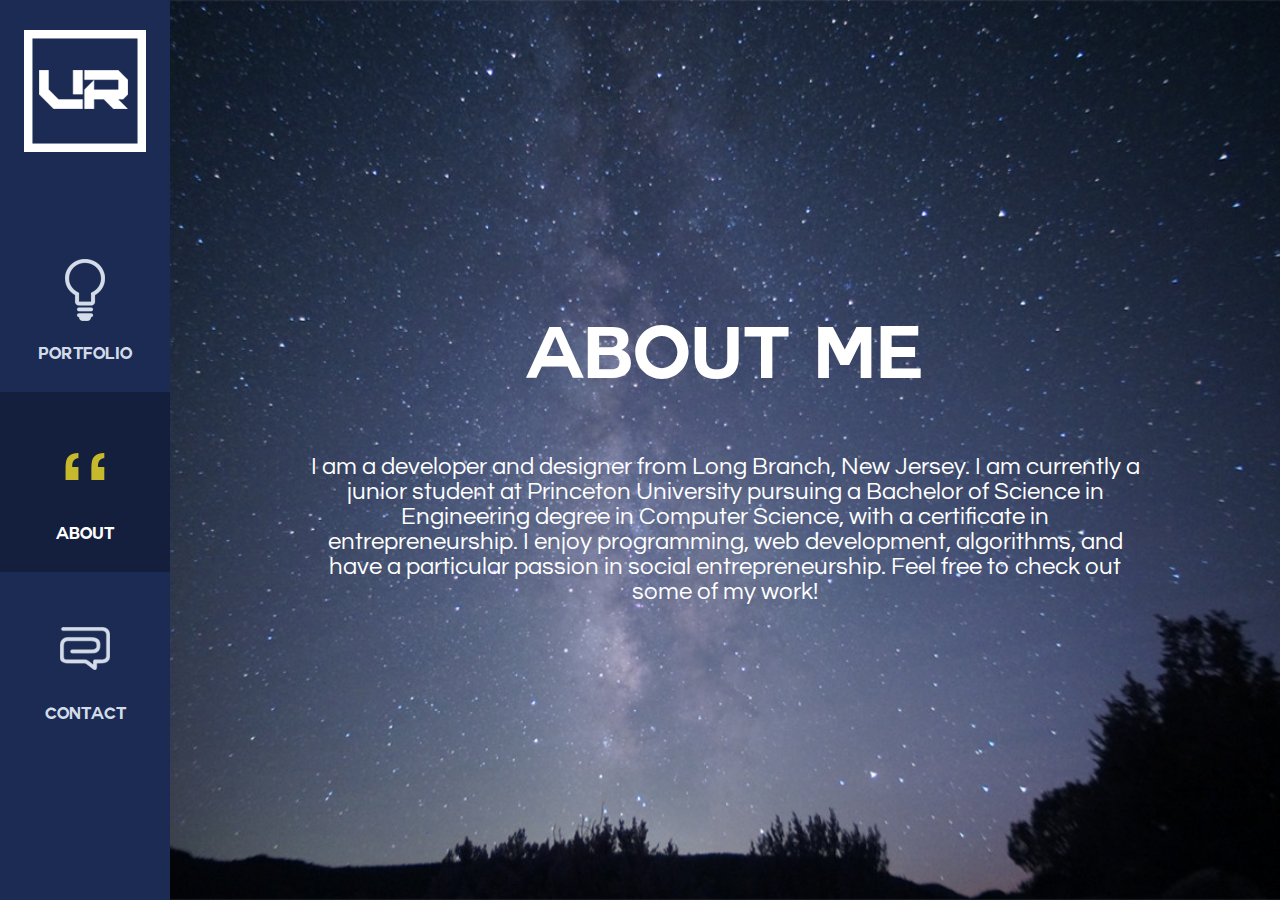
<file: about.html>
<!DOCTYPE html>
<html>
	
<head>
	<meta charset="UTF-8">
	<link href="stylesheet.css" rel="stylesheet" type="text/css">
	<title>Victor Riveros Website</title>
	<meta name="viewport" content="width=device-width, initial-scale=1">
	<link href="https://fonts.googleapis.com/css?family=Questrial" rel="stylesheet">
	<style>
		#about{
			background: url(images/abouthover.png) no-repeat;
			background-color: #141f3d;
			background-position: center 40%;
			color: white;
		}
		p {
			font-family: 'Questrial', sans-serif;
		}
	</style>
</head>

<body>

	<div class="nav-bar">
		<div class="logo">
			<a href="index.html"><img src="images/VRlogo.png"></a>
		</div>
		<a href="portfolio.html"><div class="nav-box" id="portfolio">
			<div class="nav-item">Portfolio</div>
		</div></a>
		<a href="about.html"><div class="nav-box" id="about">
			<div class="nav-item">About</div>
		</div></a>
		<a href="contact.html"><div class="nav-box" id="contact">
			<div class="nav-item">Contact</div>
		</div></a>
		
	</div>

	<div class="section-right">
	<div id="about-text">
		<h1>About Me</h1>
		<p>I am a developer and designer from Long Branch, New Jersey. I am currently a junior student at Princeton University pursuing a Bachelor of Science in Engineering degree in Computer Science, with a certificate in entrepreneurship. I enjoy programming, web development, algorithms, and have a particular passion in social entrepreneurship. Feel free to check out some of my <a href = "portfolio.html" id="work">work</a>!</p>
	</div>
	</div>
	

</body>
</html>
</file>
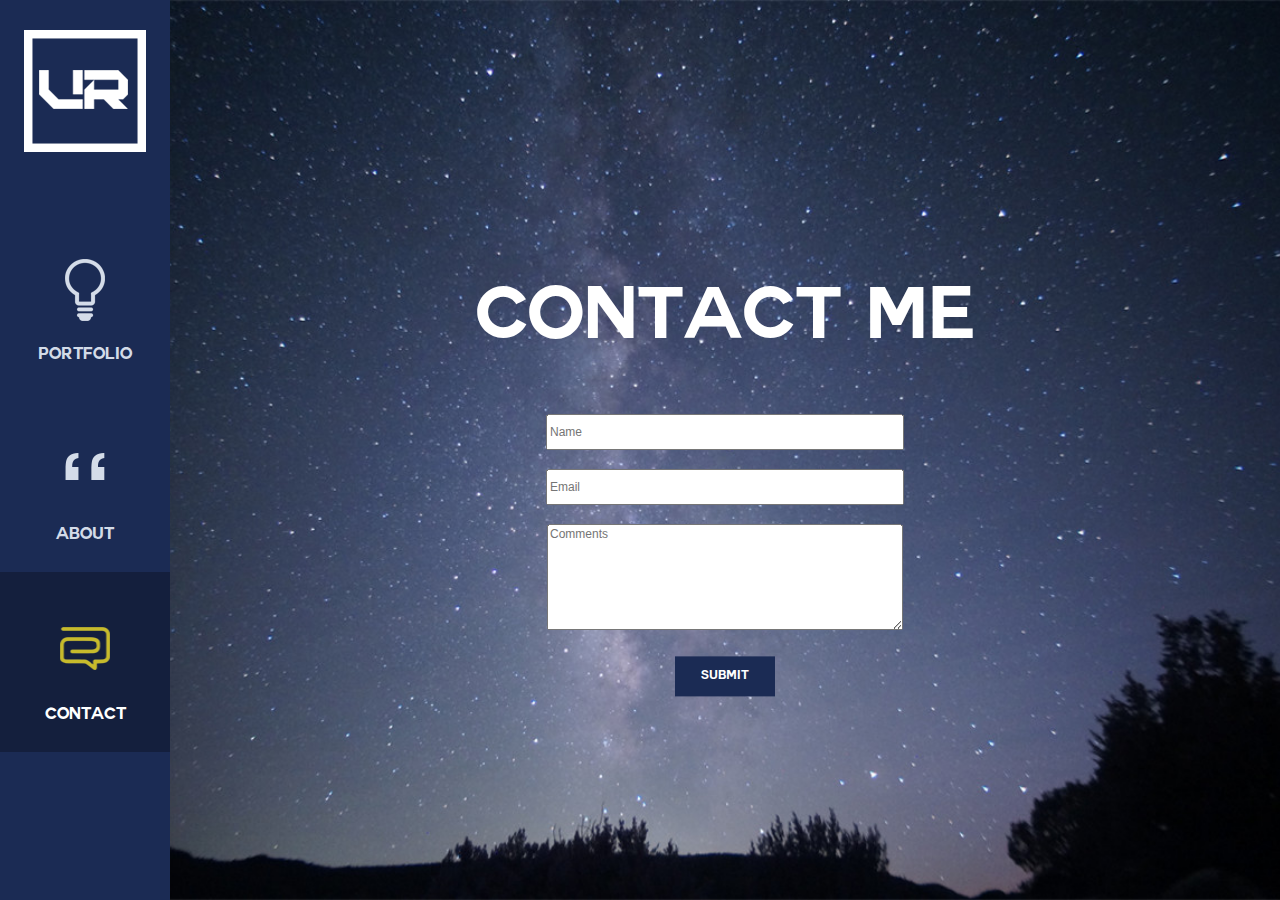
<file: contact.html>
<!DOCTYPE html>
<html>
	
<head>
	<meta charset="UTF-8">
	<link href="stylesheet.css" rel="stylesheet" type="text/css">
	<title>Victor Riveros Website</title>
	<meta name="viewport" content="width=device-width, initial-scale=1">
	<style>
		#contact{
			background: url(images/contacthover.png) no-repeat;
			background-color: #141f3d;
			background-position: center 40%;
			color: white;
		}
	</style>
</head>

<body>

	<div class="nav-bar">
		<div class="logo">
			<a href="index.html"><img src="images/VRlogo.png"></a>
		</div>
		<a href="portfolio.html"><div class="nav-box" id="portfolio">
			<div class="nav-item">Portfolio</div>
		</div></a>
		<a href="about.html"><div class="nav-box" id="about">
			<div class="nav-item">About</div>
		</div></a>
		<a href="contact.html"><div class="nav-box" id="contact">
			<div class="nav-item">Contact</div>
		</div></a>
		
	</div>
	<div class="section-right">
	<div id="form">
	  <h1>Contact Me</h1>
	  <form method="post" name="form1" id="form1" action="thankyou.html">
	    <label for="name"></label>
	    <input name="name" type="text" required id="name" placeholder="Name" size="50">
		<br><br>
	  <label for="email"></label>
	  <input name="email" type="email" required id="email" placeholder="Email" size="50">
	  <br><br>
	  <label for="comments"></label>
	  <textarea name="comments" cols="35" required id="comments" placeholder="Comments"></textarea>
	  <br><br>
	  <input type="submit" name="submit" id="submit" value="SUBMIT"> 
	  <br><br>
	 </form>
	 </div>
	</div>

</body>
</html>
</file>
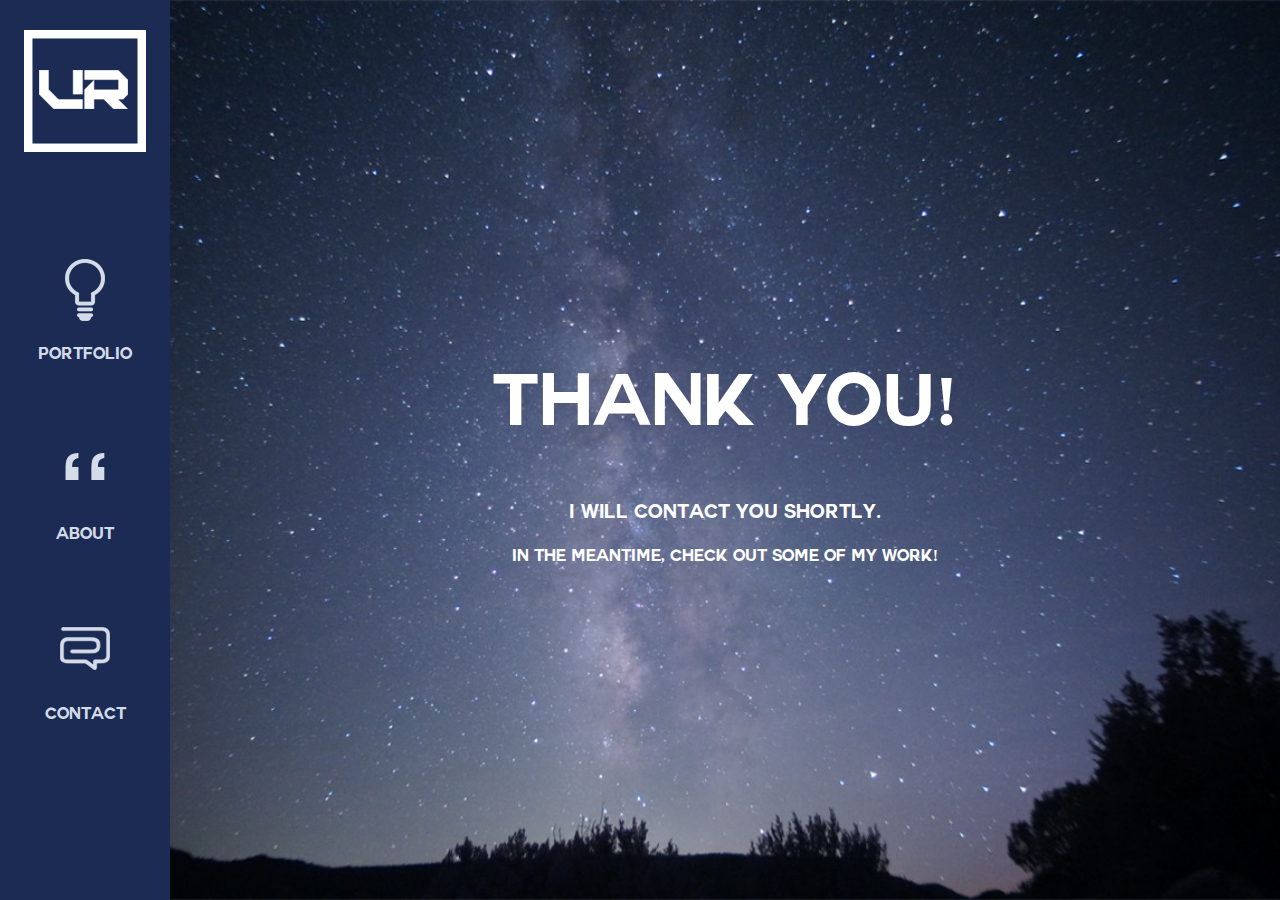
<file: thankyou.html>
<!DOCTYPE html>
<html>
	
<head>
	<meta charset="UTF-8">
	<link href="stylesheet.css" rel="stylesheet" type="text/css">
	<title>Victor Riveros Website</title>
	<meta name="viewport" content="width=device-width, initial-scale=1">
	<style>
		h3, h4 {
			color: white;
		}
	</style>
</head>

<body>

	<div class="nav-bar">
		<div class="logo">
			<a href="index.html"><img src="images/VRlogo.png"></a>
		</div>
		<a href="#"><div class="nav-box" id="portfolio">
			<div class="nav-item">Portfolio</div>
		</div></a>
		<a href="#"><div class="nav-box" id="about">
			<div class="nav-item">About</div>
		</div></a>
		<a href="contact.html"><div class="nav-box" id="contact">
			<div class="nav-item">Contact</div>
		</div></a>
		
	</div>
	<div class="section-right">
	  <div id="thank-you-text">
	  	<h1>Thank you!</h1>
	  	<h3>I will contact you shortly.</h3>
	  	<h4>In the meantime, check out some of my <a href = "portfolio.html" id="work">work</a>!</h4>
	  </div>
  	</div>

</body>
</html>
</file>
<file: stylesheet.css>
@font-face {
    font-family: couture;
    src: url(assets/couture-bld.otf);
}

body{
	font-family: couture;
	background: url(images/bg.jpg) no-repeat fixed; 
	background-position: 10%;
	-webkit-background-size: cover
    -moz-background-size: cover;
    -o-background-size: cover;
    background-size: cover;
    position: relative;
}

html, body{
	margin:0; 
 	padding:0; 
 	height:100%; 
 	width: 100%;
}

h1{
	color: white;
	font-size: 72px;
}

h2{
	color: white;
	font-size: 30px;
}
p{
	color: white;
	font-size: 24px;
}
a{
	text-decoration: none;
	color: white;
}
.name{
	text-align: center;
	margin-bottom: 120px;

}
.line{
	font-size: 48px;
}
.nav-bar{
	display: inline;
	background-color: #1b2b54;
	height: 100%;
	width: 170px;
	position: fixed;
	left: 0;
}


.logo{
	margin-top: 30px;
	margin-bottom: 60px;
}
.nav-box{
	color: #d3dbe8;
	text-align: center;
	height: 20%;
	width: 100%;
}
.nav-item{
	position: relative;
	top: 75%
}
#portfolio{
	background: url(images/portfolio.png) no-repeat;
	background-position: center 40%;
}
#portfolio:hover{
	background: url(images/portfoliohover.png) no-repeat;
	background-color: #141f3d;
	background-position: center 40%;
	color: white;
}
#about{
	background: url(images/about.png) no-repeat;
	background-position: center 40%;
}
#about:hover{
	background: url(images/abouthover.png) no-repeat;
	background-color: #141f3d;
	background-position: center 40%;
	color: white;
}
#contact{
	background: url(images/contact.png) no-repeat;
	background-position: center 40%;
}
#contact:hover{
	background: url(images/contacthover.png) no-repeat;
	background-color: #141f3d;
	background-position: center 40%;
	color: white;
}
.section-right{
	display: inline;
	right: 0;
	height: 100%;
	width: calc(100% - 170px);
    position: absolute;
}
.right-text{
	position: relative;
 	top: 50%;
 	transform: translateY(-50%);
}
.learn-more{
	/*display: inline;*/
	margin: 0;
	text-align: center;
}
.learn-box{
	margin: 0 auto;
	text-align: center;
	padding: 10px 10px 5px 10px;
	width: 175px; 
	/*height: 50px;*/
	border: 2px solid white;
}
.dev{
	text-align: center;
	margin-bottom: 80px;
}
img{
	display: block;
	margin: 0 auto;
}
.arrow{
	margin-top: 50px;
}
#target{
	position: absolute;
	width: calc(100% - 170px);
	height: 100%;
	background-color: red;
	right: 0;
	top: 100%;
}
form{
	margin: 0 auto;
}
input, textarea{
	width: 350px;
	height: 30px;
	font-family: "Lucida Sans Unicode", "Lucida Grande", sans-serif;
	font-size: 12px;
}
textarea{
	height: 100px;
	font-family: "Lucida Sans Unicode", "Lucida Grande", sans-serif;
}
#form{
	position: relative;
 	top: 50%;
 	transform: translateY(-50%);
 	text-align: center;
}
#submit{
	background-color: #1b2b54;
	color: white;
	font-family: couture;
	border: none;
	-webkit-appearance: none;
	width: 100px;
	height: 40px;
	padding: 0;
}
.yellow{
	transition: background-color 0.7s ease;
	width: 100%;
	height: 100%;
}
.yellow:hover{
	background-color: #c5b931;
	opacity: 0.7;
}
#left-yellow:hover {
	opacity: 0.8;
}
.port-text-div {
	pointer-events:none;
	opacity: 0;
	transition: opacity 0.7s ease;
}
.section:hover .port-text-div {
	opacity: 1;
}
#left {
	height: 100%;
	width: 50%;
	float: left;
	background: url('images/pong.png') no-repeat center center;
	background-size: auto 100%;
}
#left:hover {
	background: url('images/pong.gif') no-repeat center center;
	background-size: auto 100%;

}
#top-right {
	height: 50%;
	width: 50%;
	float: right;
	background: url('images/calculator.png') no-repeat center top;
	background-size: 100% auto;
}
#top-right:hover {
	background: url('images/calculator.gif') no-repeat center top;
	background-size: 100% auto;
}
#bottom-right{
	height: 50%;
	width: 50%;
	float: right;
	background: url('images/tictac.png') no-repeat center center; 
	background-size: cover;
}
#bottom-right:hover {
	background: url('images/tictac.gif') no-repeat center center; 
	background-repeat: no-repeat;
	background-size: cover;
	background-position: center;
}
.portfolio-text{
	position: absolute;
	bottom: 0;
	color: white;
	padding-left: 20px;
	/*transition: all 0.7s ease;*/
}

.section{
	position: relative;
	transition: all 0.7s ease;
}
.section:hover{
	color: #141f3d;
}
.portfolio-div{
	width: 100%;
	height: 100%;
}
#about-text{
	width: 75%;
	text-align: center;
	position: absolute;
    top: 50%;
    left: 50%;
    transform: translate(-50%, -50%);
}
#thank-you-text {
	text-align: center;
	position: absolute;
    top: 50%;
    left: 50%;
    transform: translate(-50%, -50%);
}
#work:hover {
    color: #c6c33d;
}
@media (min-width: 974px){
	#left, #left:hover {
		background-size: cover;
		background-position: center center;
	}
	
}
@media (max-width: : 590px) {
	#top-right, #top-right:hover {
		background-size: cover;
		background-position: center center;
	}
}
</file>
